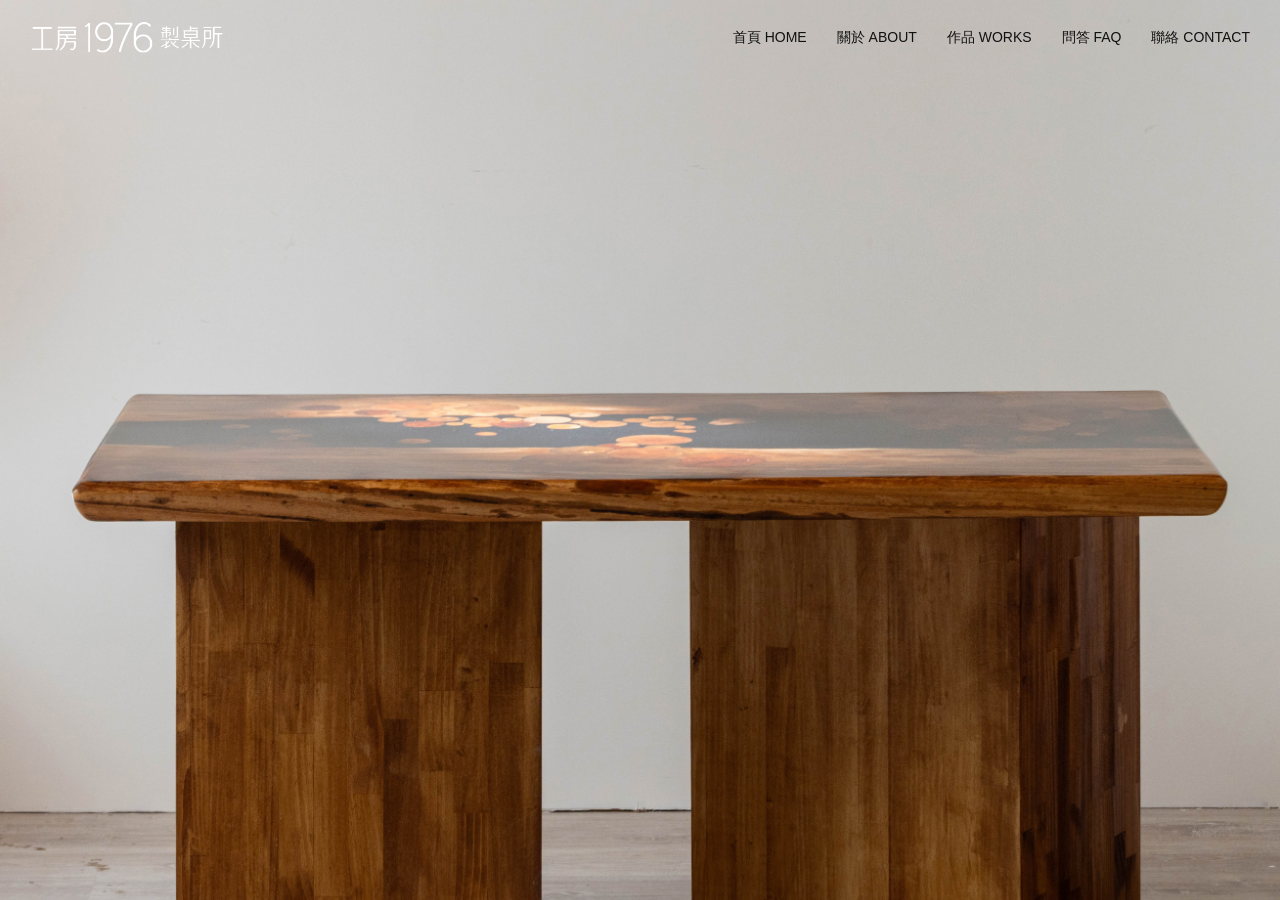
<file: index.html>
<!DOCTYPE html>
<html lang="zh-Hant">

<head>
    <meta charset="UTF-8">
    <meta name="viewport" content="width=device-width, initial-scale=1.0">

    <title>工房1976製桌所</title>

    <link rel="stylesheet" href="css/style.css">
</head>

<body>

<header class="site-header">

    <a href="index.html" class="logo">
        <img
            src="assets/images/logo.png"
            alt="工房1976製桌所"
            class="site-logo"
        >
    </a>

    <nav class="desktop-nav">
        <a href="index.html">首頁 HOME</a>
        <a href="about.html">關於 ABOUT</a>
        <a href="work.html">作品 WORKS</a>
        <a href="faq.html">問答 FAQ</a>
        <a href="contact.html">聯絡 CONTACT</a>
    </nav>

    <button class="menu-button" type="button">
        MENU
    </button>

</header>

<!-- 手機選單：只保留一層 -->
<div class="mobile-menu">
    <a href="index.html">首頁 HOME</a>
    <a href="about.html">關於 ABOUT</a>
    <a href="work.html">作品 WORKS</a>
    <a href="faq.html">問答 FAQ</a>
    <a href="contact.html">聯絡 CONTACT</a>
</div>

<!-- 首頁輪播：放在手機選單外面 -->
<main>

    <section class="hero">

        <div class="hero-slideshow">

            <img
                class="hero-slide active"
                src="assets/images/home01.jpg"
                alt="工房1976作品照片一"
            >

            <img
                class="hero-slide"
                src="assets/images/home02.jpg"
                alt="工房1976作品照片二"
            >

            <img
                class="hero-slide"
                src="assets/images/home03.jpg"
                alt="工房1976作品照片三"
            >

        </div>

    </section>

</main>

<script src="js/main.js"></script>

</body>
</html>
</file>
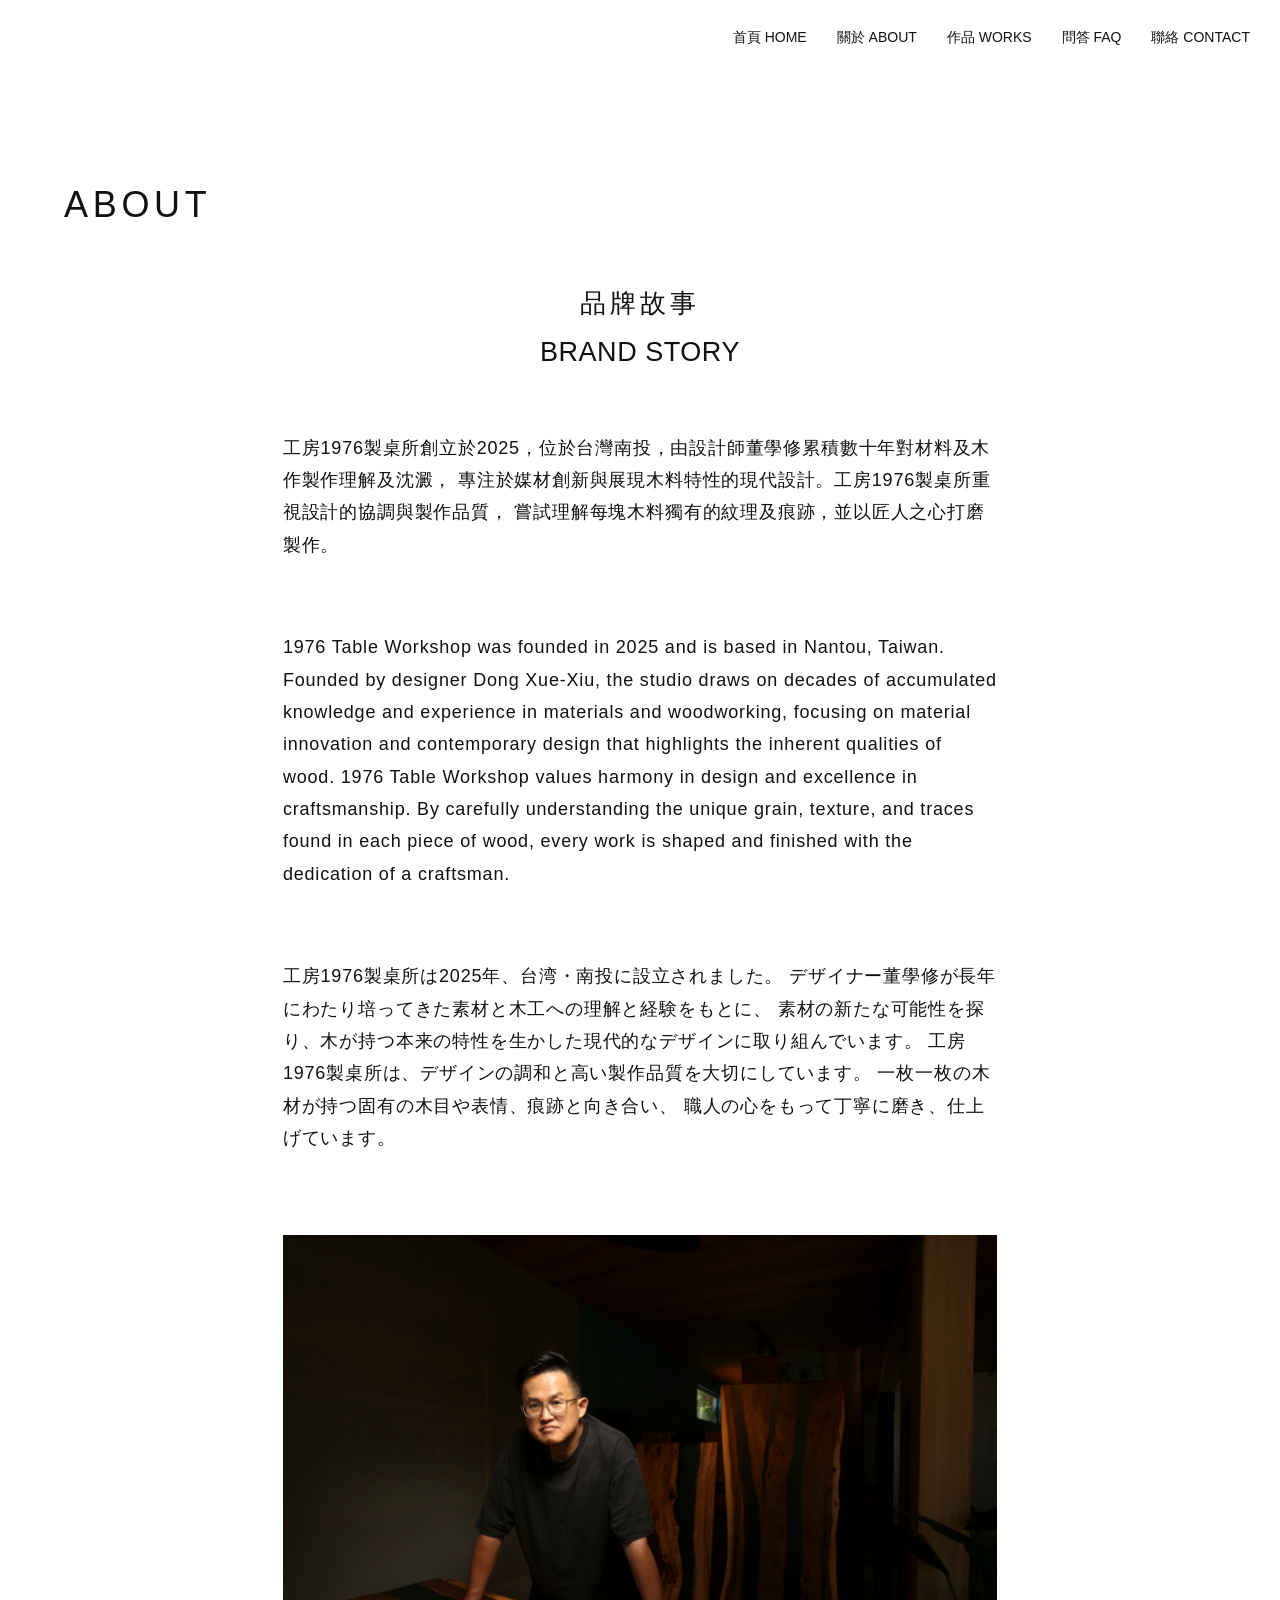
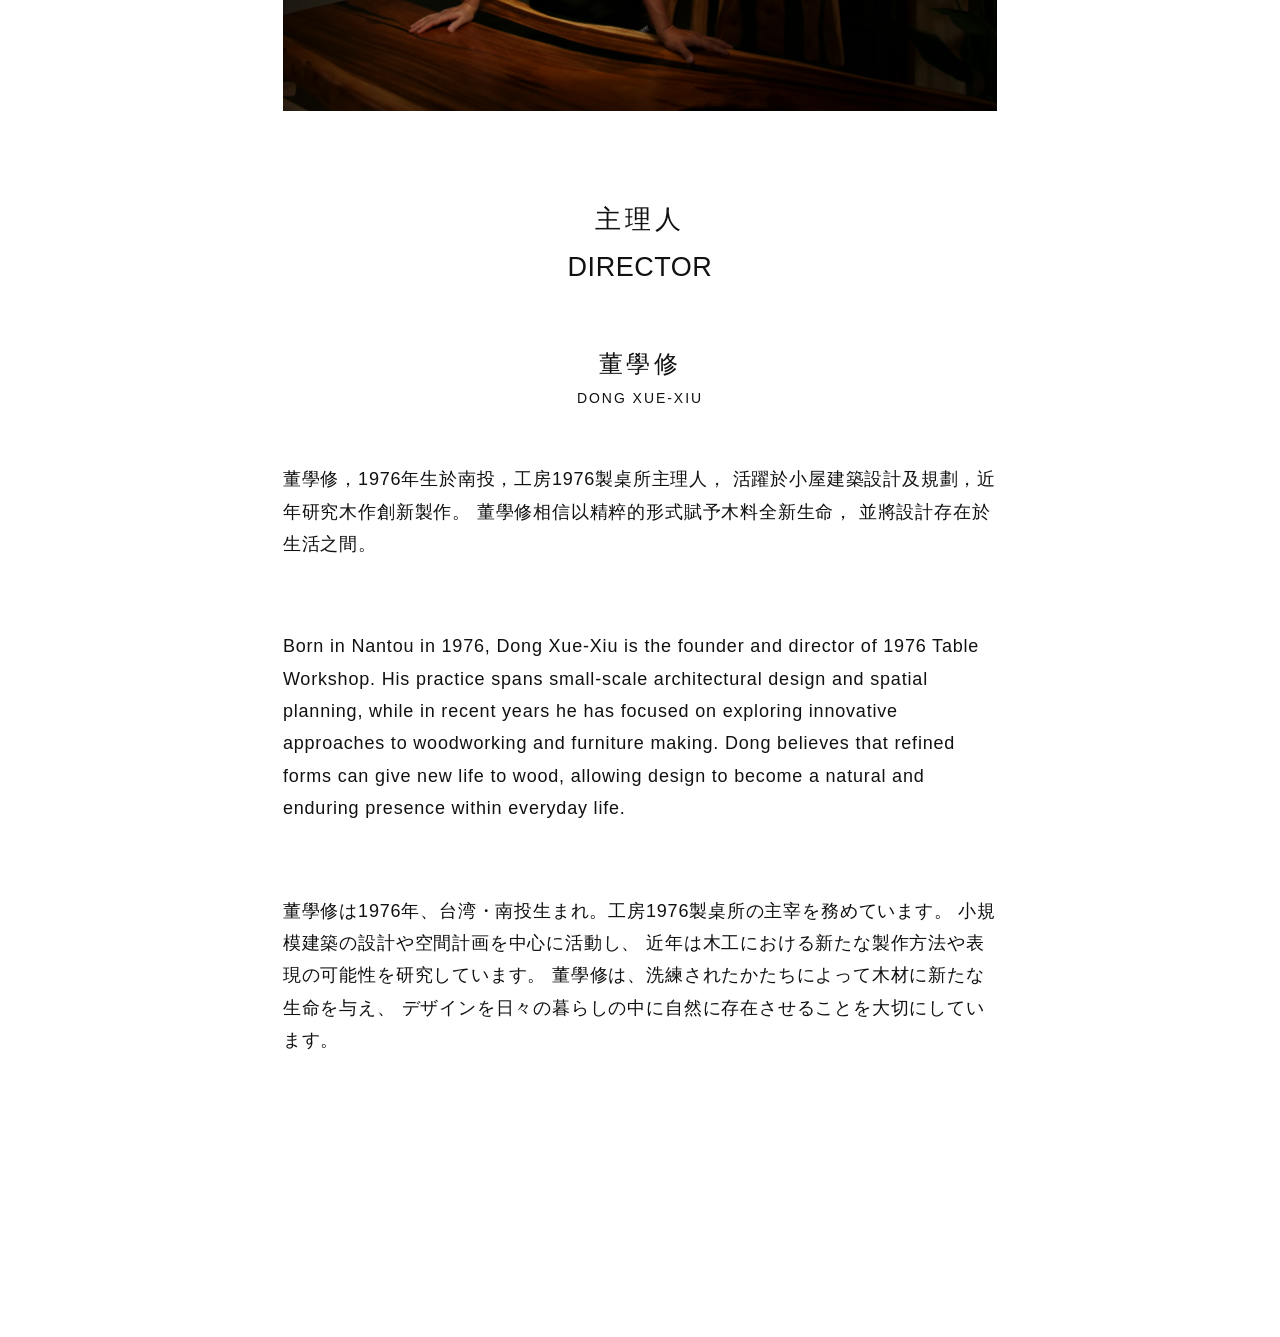
<file: about.html>
<!DOCTYPE html>
<html lang="zh-Hant">

<head>
    <meta charset="UTF-8">
    <meta name="viewport" content="width=device-width, initial-scale=1.0">

    <title>About — 工房1976製桌所</title>

    <link rel="stylesheet" href="css/style.css">
</head>

<body>

<header class="site-header">

    <a href="index.html" class="logo">
        <img
            src="assets/images/logo.png"
            alt="工房1976製桌所"
            class="site-logo"
        >
    </a>

    <nav class="desktop-nav">
    <a href="index.html">首頁 HOME</a>
    <a href="about.html">關於 ABOUT</a>
    <a href="work.html">作品 WORKS</a>
    <a href="faq.html">問答 FAQ</a>
    <a href="contact.html">聯絡 CONTACT</a>
</nav>

    <button class="menu-button">
        MENU
    </button>

</header>


<div class="mobile-menu">
    <a href="index.html">首頁 HOME</a>
    <a href="about.html">關於 ABOUT</a>
    <a href="work.html">作品 WORKS</a>
    <a href="faq.html">問答 FAQ</a>
    <a href="contact.html">聯絡 CONTACT</a>
</div>


<main class="about-page">

    <div class="about-page-label">
        ABOUT
    </div>


    <section class="about-section">

        <div class="about-heading">
            <h1>品牌故事</h1>
            <p>BRAND STORY</p>
        </div>


        <div class="about-text">

            <p class="about-chinese">
                工房1976製桌所創立於2025，位於台灣南投，由設計師董學修累積數十年對材料及木作製作理解及沈澱，
                專注於媒材創新與展現木料特性的現代設計。工房1976製桌所重視設計的協調與製作品質，
                嘗試理解每塊木料獨有的紋理及痕跡，並以匠人之心打磨製作。
            </p>


            <p class="about-english">
                1976 Table Workshop was founded in 2025 and is based in Nantou, Taiwan.
                Founded by designer Dong Xue-Xiu, the studio draws on decades of accumulated
                knowledge and experience in materials and woodworking, focusing on material
                innovation and contemporary design that highlights the inherent qualities of wood.
                1976 Table Workshop values harmony in design and excellence in craftsmanship.
                By carefully understanding the unique grain, texture, and traces found in each piece
                of wood, every work is shaped and finished with the dedication of a craftsman.
            </p>


            <p class="about-japanese">
                工房1976製桌所は2025年、台湾・南投に設立されました。
                デザイナー董學修が長年にわたり培ってきた素材と木工への理解と経験をもとに、
                素材の新たな可能性を探り、木が持つ本来の特性を生かした現代的なデザインに取り組んでいます。
                工房1976製桌所は、デザインの調和と高い製作品質を大切にしています。
                一枚一枚の木材が持つ固有の木目や表情、痕跡と向き合い、
                職人の心をもって丁寧に磨き、仕上げています。
            </p>

        </div>


        <div class="about-image">

            <img
                src="assets/images/about.jpg"
                alt="工房1976製桌所"
            >

        </div>

    </section>


    <section class="about-section director-section">

        <div class="about-heading">

            <h1>主理人</h1>

            <p>DIRECTOR</p>

        </div>


        <div class="director-name">

            <h2>董學修</h2>

            <p>DONG XUE-XIU</p>

        </div>


        <div class="about-text">

            <p class="about-chinese">
                董學修，1976年生於南投，工房1976製桌所主理人，
                活躍於小屋建築設計及規劃，近年研究木作創新製作。
                董學修相信以精粹的形式賦予木料全新生命，
                並將設計存在於生活之間。
            </p>


            <p class="about-english">
                Born in Nantou in 1976, Dong Xue-Xiu is the founder and director of 1976 Table Workshop.
                His practice spans small-scale architectural design and spatial planning,
                while in recent years he has focused on exploring innovative approaches to woodworking
                and furniture making. Dong believes that refined forms can give new life to wood,
                allowing design to become a natural and enduring presence within everyday life.
            </p>


            <p class="about-japanese">
                董學修は1976年、台湾・南投生まれ。工房1976製桌所の主宰を務めています。
                小規模建築の設計や空間計画を中心に活動し、
                近年は木工における新たな製作方法や表現の可能性を研究しています。
                董學修は、洗練されたかたちによって木材に新たな生命を与え、
                デザインを日々の暮らしの中に自然に存在させることを大切にしています。
            </p>

        </div>

    </section>

</main>


<script src="js/main.js"></script>

</body>
</html>
</file>
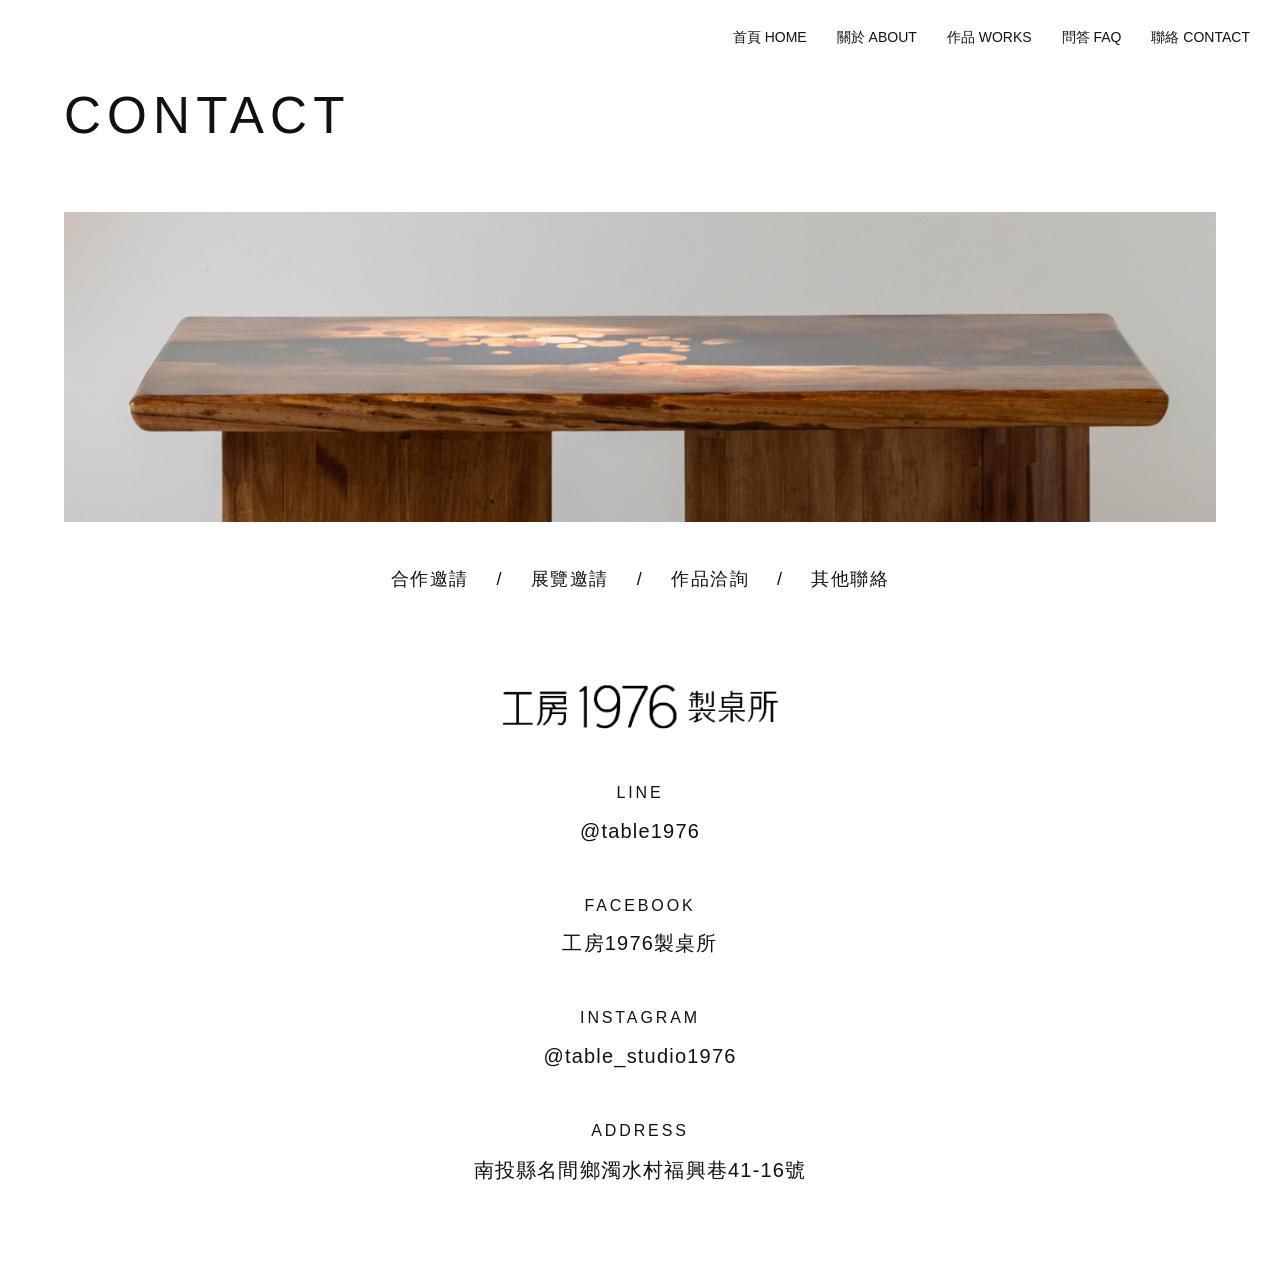
<file: contact.html>
<!DOCTYPE html>
<html lang="zh-Hant">

<head>
    <meta charset="UTF-8">
    <meta name="viewport" content="width=device-width, initial-scale=1.0">

    <title>Contact — 工房1976製桌所</title>

    <link rel="stylesheet" href="css/style.css">
</head>

<body>

<header class="site-header">

    <a href="index.html" class="logo">
        <img
            src="assets/images/logo.png"
            alt="工房1976製桌所"
            class="site-logo"
        >
    </a>

    <nav class="desktop-nav">
        <a href="index.html">首頁 HOME</a>
        <a href="about.html">關於 ABOUT</a>
        <a href="work.html">作品 WORKS</a>
        <a href="faq.html">問答 FAQ</a>
        <a href="contact.html" aria-current="page">聯絡 CONTACT</a>
    </nav>

    <button class="menu-button" type="button">
        MENU
    </button>

</header>

<!-- 手機選單 -->
<div class="mobile-menu">
    <a href="index.html">首頁 HOME</a>
    <a href="about.html">關於 ABOUT</a>
    <a href="work.html">作品 WORKS</a>
    <a href="faq.html">問答 FAQ</a>
    <a href="contact.html" aria-current="page">聯絡 CONTACT</a>
</div>

<main class="contact-page">

    <h1 class="contact-title">
        CONTACT
    </h1>

    <!-- 聯絡頁橫幅 -->
    <section class="contact-hero">
        <img
            src="assets/images/contact.jpg"
            alt="工房1976製桌所"
        >
    </section>

    <!-- 聯絡項目 -->
    <section class="contact-services">

        <span>合作邀請</span>
        <span>/</span>

        <span>展覽邀請</span>
        <span>/</span>

        <span>作品洽詢</span>
        <span>/</span>

        <span>其他聯絡</span>

    </section>

    <!-- 聯絡資訊 -->
    <section class="contact-info">

        <div class="contact-brand">
            <img
                src="assets/images/contact-logo.png"
                alt="工房1976製桌所"
            >
        </div>

        <!-- LINE -->
        <div class="contact-block">

            <p class="contact-label">
                LINE
            </p>

            <a
                href="https://line.me/R/ti/p/%40table1976"
                target="_blank"
                rel="noopener noreferrer"
                aria-label="加入工房1976製桌所 LINE：@table1976"
            >
                @table1976
            </a>

        </div>

        <!-- FACEBOOK -->
        <div class="contact-block">

            <p class="contact-label">
                FACEBOOK
            </p>

            <a
                href="https://www.facebook.com/p/%E5%B7%A5%E6%88%BF1976%E8%A3%BD%E6%A1%8C%E6%89%80-61593578205769/"
                target="_blank"
                rel="noopener noreferrer"
            >
                工房1976製桌所
            </a>

        </div>

        <!-- INSTAGRAM -->
        <div class="contact-block">

            <p class="contact-label">
                INSTAGRAM
            </p>

            <a
                href="https://www.instagram.com/table_studio1976/"
                target="_blank"
                rel="noopener noreferrer"
            >
                @table_studio1976
            </a>

        </div>

        <!-- 地址 -->
        <div class="contact-block">

            <p class="contact-label">
                ADDRESS
            </p>

            <p>
                南投縣名間鄉濁水村福興巷41-16號
            </p>

        </div>

    </section>

</main>

<script src="js/main.js"></script>

</body>
</html>
</file>
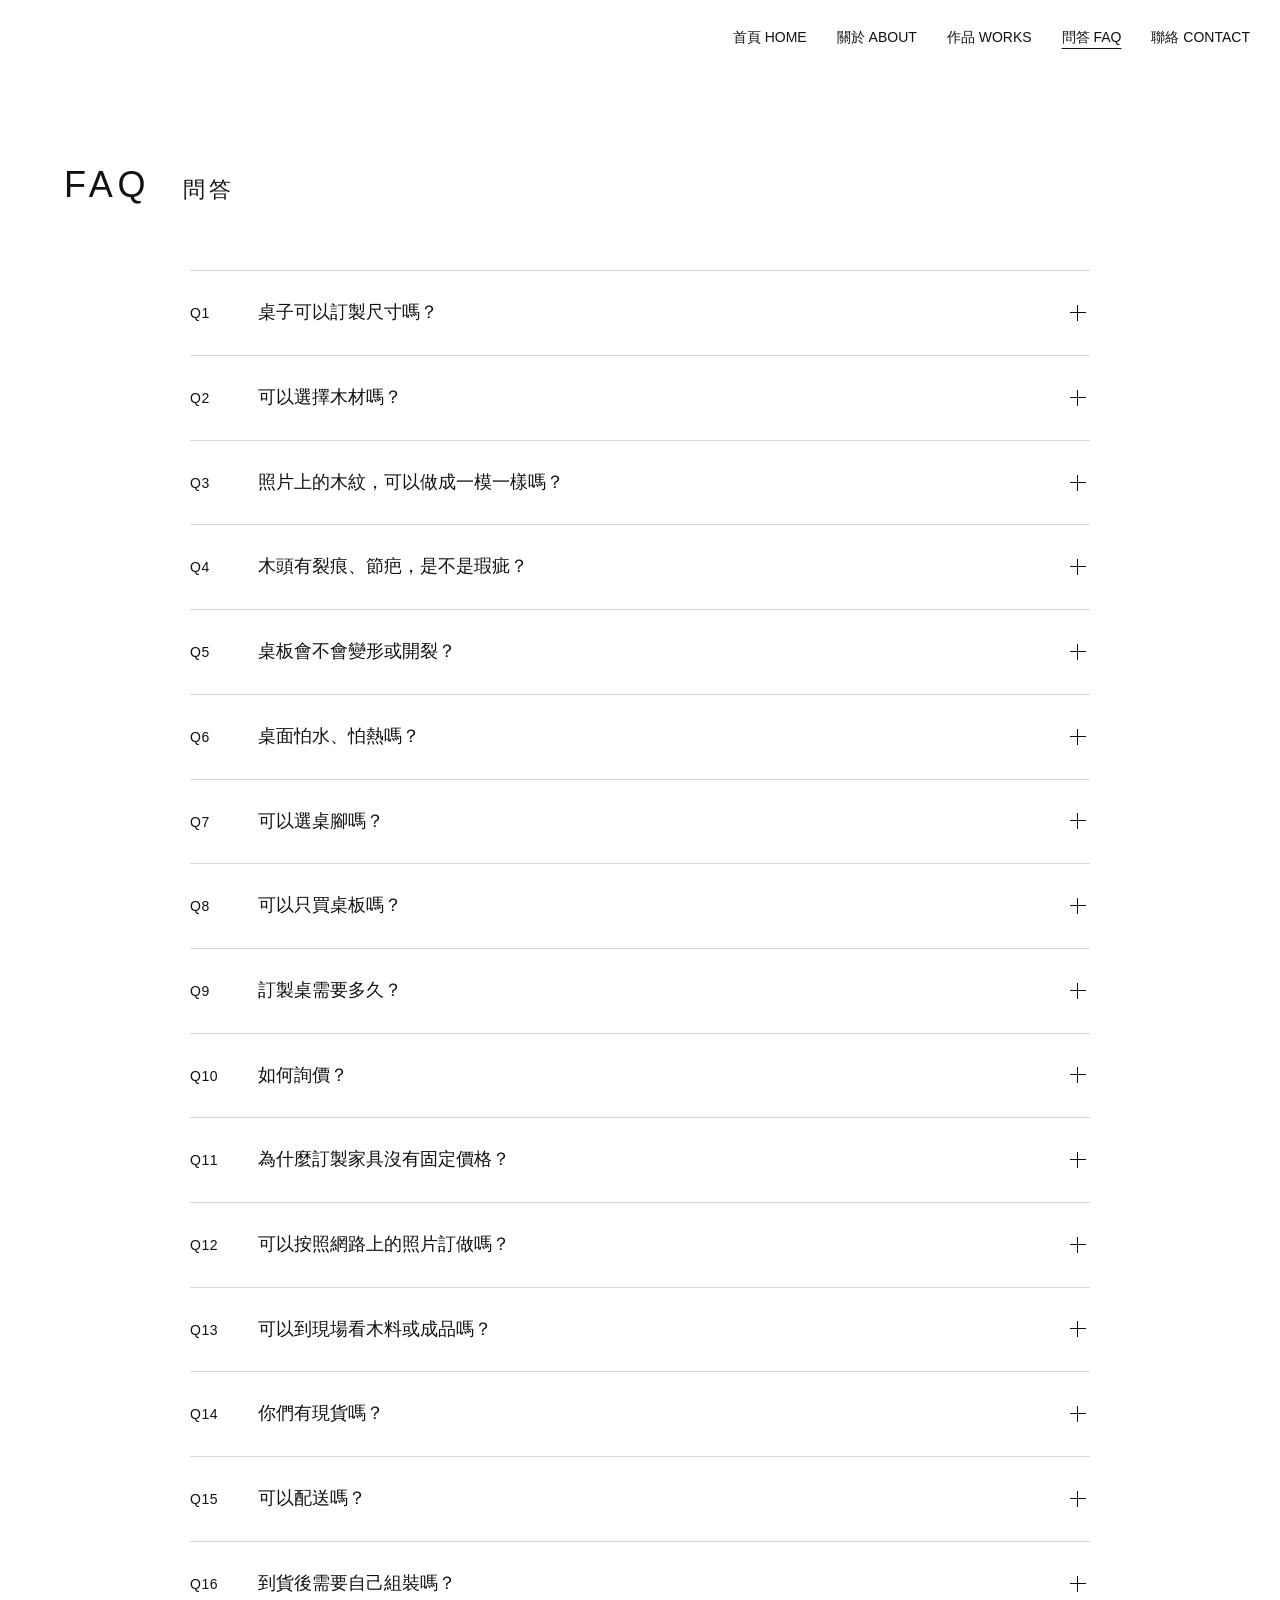
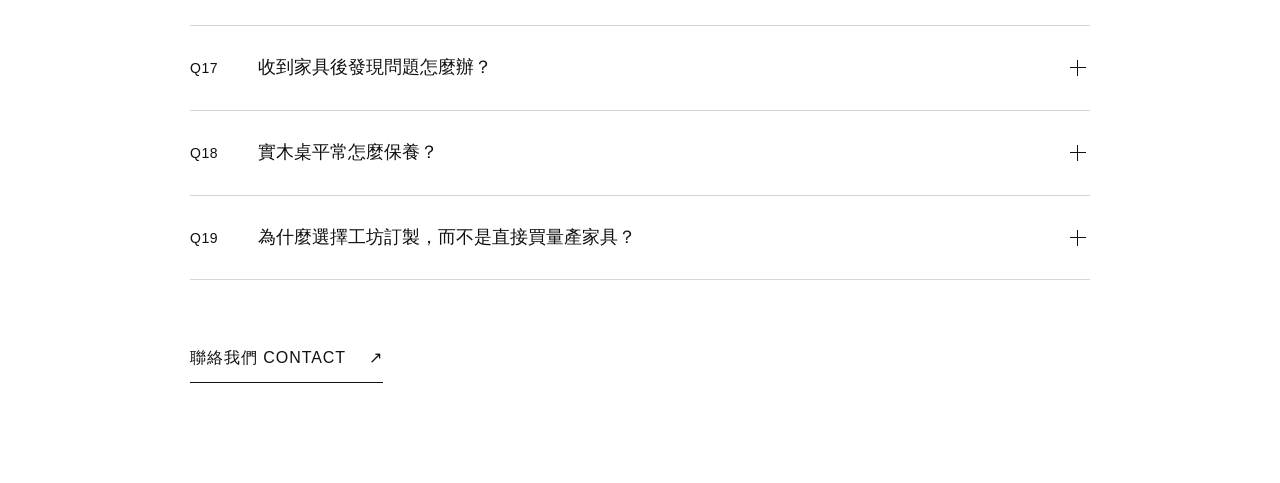
<file: faq.html>
<!DOCTYPE html>
<html lang="zh-Hant">
<head>
    <meta charset="UTF-8">
    <meta name="viewport" content="width=device-width, initial-scale=1.0">

    <title>FAQ 問答 — 工房1976製桌所</title>

    <link rel="stylesheet" href="css/style.css">

    <style>
        /* FAQ 頁面 */

        .faq-body .site-header {
            background: #ffffff;
        }

        .faq-page {
            width: 100%;
            max-width: 1300px;
            margin: 0 auto;
            padding: 160px 5vw 100px;
        }

        .faq-heading {
            margin-bottom: 60px;
        }

        .faq-heading h1 {
            font-size: 36px;
            font-weight: 400;
            letter-spacing: 0.13em;
        }

        .faq-heading h1 span {
            margin-left: 18px;
            font-size: 22px;
        }

        .faq-list {
            max-width: 900px;
            margin: 0 auto;
            border-top: 1px solid #d5d5d5;
        }

        .faq-item {
            border-bottom: 1px solid #d5d5d5;
            scroll-margin-top: 100px;
        }

        .faq-item summary {
            display: grid;
            grid-template-columns: 50px minmax(0, 1fr) 20px;
            gap: 18px;
            align-items: baseline;

            padding: 27px 0;

            font-size: 18px;
            line-height: 1.65;

            list-style: none;
            cursor: pointer;
        }

        .faq-item summary::-webkit-details-marker {
            display: none;
        }

        .faq-item summary:focus-visible {
            outline: 2px solid #111111;
            outline-offset: 4px;
        }

        .faq-number {
            font-size: 14px;
            letter-spacing: 0.04em;
        }

        /* 收合時為加號，展開時為減號 */

        .faq-toggle {
            position: relative;
            align-self: center;

            width: 16px;
            height: 16px;
        }

        .faq-toggle::before,
        .faq-toggle::after {
            content: "";
            position: absolute;
            background: currentColor;
        }

        .faq-toggle::before {
            top: 7px;
            left: 0;
            width: 16px;
            height: 1px;
        }

        .faq-toggle::after {
            top: 0;
            left: 7px;
            width: 1px;
            height: 16px;
        }

        .faq-item[open] .faq-toggle::after {
            display: none;
        }

        .faq-answer {
            padding: 0 38px 30px 68px;

            font-size: 17px;
            line-height: 1.9;
            letter-spacing: 0.025em;

            overflow-wrap: anywhere;
        }

        .faq-answer p + p {
            margin-top: 16px;
        }

        .faq-answer ol {
            margin: 16px 0;
            padding-left: 1.5em;
        }

        .faq-answer li + li {
            margin-top: 4px;
        }

        .faq-contact {
            max-width: 900px;
            margin: 55px auto 0;

            font-size: 16px;
            letter-spacing: 0.06em;
        }

        .faq-contact a {
            display: inline-block;
            padding: 12px 0;
            border-bottom: 1px solid #111111;
        }

        .faq-contact span {
            margin-left: 18px;
        }

        .faq-body [aria-current="page"] {
            text-decoration: underline;
            text-underline-offset: 6px;
        }

        /* 保留原網站黑色圓形游標 */

        @media (hover: hover) and (pointer: fine) {
            .faq-item summary {
                cursor: none !important;
            }
        }

        /* 手機版 */

        @media (max-width: 768px) {
            .faq-page {
                padding: 110px 18px 70px;
            }

            .faq-heading {
                margin-bottom: 38px;
            }

            .faq-heading h1 {
                font-size: 27px;
            }

            .faq-heading h1 span {
                margin-left: 12px;
                font-size: 20px;
            }

            .faq-item summary {
                grid-template-columns: 32px minmax(0, 1fr) 16px;
                gap: 10px;

                padding: 22px 0;
                font-size: 16px;
            }

            .faq-number {
                font-size: 12px;
            }

            .faq-answer {
                padding: 0 0 25px 42px;
                font-size: 15px;
            }
        }
    </style>
</head>

<body class="faq-body">

<header class="site-header">

    <a href="index.html" class="logo">
        <img
            src="assets/images/logo.png"
            alt="工房1976製桌所"
            class="site-logo"
        >
    </a>

    <nav class="desktop-nav">
        <a href="index.html">首頁 HOME</a>
        <a href="about.html">關於 ABOUT</a>
        <a href="work.html">作品 WORKS</a>
        <a href="faq.html" aria-current="page">問答 FAQ</a>
        <a href="contact.html">聯絡 CONTACT</a>
    </nav>

    <button class="menu-button" type="button">
        MENU
    </button>

</header>

<div class="mobile-menu">
    <a href="index.html">首頁 HOME</a>
    <a href="about.html">關於 ABOUT</a>
    <a href="work.html">作品 WORKS</a>
    <a href="faq.html" aria-current="page">問答 FAQ</a>
    <a href="contact.html">聯絡 CONTACT</a>
</div>

<main class="faq-page">

    <header class="faq-heading">
        <h1>FAQ <span>問答</span></h1>
    </header>

    <section class="faq-list" aria-label="常見問題">

        <details class="faq-item" id="q1">
            <summary>
                <span class="faq-number">Q1</span>
                <span>桌子可以訂製尺寸嗎？</span>
                <span class="faq-toggle" aria-hidden="true"></span>
            </summary>

            <div class="faq-answer">
                <p>
                    可以。<br>
                    我們以訂製為主，可以依照您的空間大小、使用需求與喜歡的比例，調整桌子的長、寬、高。
                </p>
                <p>
                    如果不確定什麼尺寸適合，也可以提供空間照片、預計擺放位置及使用人數，我們會協助您評估。
                </p>
            </div>
        </details>

        <details class="faq-item" id="q2">
            <summary>
                <span class="faq-number">Q2</span>
                <span>可以選擇木材嗎？</span>
                <span class="faq-toggle" aria-hidden="true"></span>
            </summary>

            <div class="faq-answer">
                <p>
                    可以。<br>
                    不同木種會有不同的色澤、紋理、硬度與價格，我們會依照目前木料狀況及您的預算提供建議。
                </p>
                <p>
                    天然實木每一塊的木紋、節點與色差都不同，這也是實木家具獨一無二的迷人地之處。
                </p>
            </div>
        </details>

        <details class="faq-item" id="q3">
            <summary>
                <span class="faq-number">Q3</span>
                <span>照片上的木紋，可以做成一模一樣嗎？</span>
                <span class="faq-toggle" aria-hidden="true"></span>
            </summary>

            <div class="faq-answer">
                <p>無法完全一模一樣。</p>
                <p>
                    天然木材不是人工印刷材料，每一塊木頭都有自己的紋理與自然痕跡。
                </p>
                <p>
                    我們可以依照您喜歡的風格協助挑選，但無法複製出完全相同的木紋。
                </p>
            </div>
        </details>

        <details class="faq-item" id="q4">
            <summary>
                <span class="faq-number">Q4</span>
                <span>木頭有裂痕、節疤，是不是瑕疵？</span>
                <span class="faq-toggle" aria-hidden="true"></span>
            </summary>

            <div class="faq-answer">
                <p>不一定。</p>
                <p>
                    實木會保留部分細微裂紋或自然痕跡，這些屬於木材本身的特色。
                </p>
                <p>
                    製作過程中，我們會依照結構安全與美觀進行整理與補強，但不會刻意把天然木材做得如工業製品一樣完全一致。
                </p>
            </div>
        </details>

        <details class="faq-item" id="q5">
            <summary>
                <span class="faq-number">Q5</span>
                <span>桌板會不會變形或開裂？</span>
                <span class="faq-toggle" aria-hidden="true"></span>
            </summary>

            <div class="faq-answer">
                <p>
                    實木具有吸濕與排濕的自然特性，會隨著季節、溫度與環境濕度產生些微伸縮。
                </p>
                <p>
                    我們在製作時會盡可能做好木材乾燥、結構設計與施工處理，但實木仍可能因使用環境產生些微伸縮、細裂或自然變化。
                </p>
                <p>
                    建議避免長期日曬、冷氣出風口直吹、過度潮濕或極端乾燥的環境。
                </p>
            </div>
        </details>

        <details class="faq-item" id="q6">
            <summary>
                <span class="faq-number">Q6</span>
                <span>桌面怕水、怕熱嗎？</span>
                <span class="faq-toggle" aria-hidden="true"></span>
            </summary>

            <div class="faq-answer">
                <p>日常使用沒有問題，但仍建議正常保養。</p>
                <p>
                    飲料、水漬請盡量及時擦乾；熱鍋、熱水壺或高溫器皿建議使用隔熱墊，不要直接長時間放置於桌面。
                </p>
                <p>
                    正確使用與保養，可以讓實木桌陪伴您更久。
                </p>
            </div>
        </details>

        <details class="faq-item" id="q7">
            <summary>
                <span class="faq-number">Q7</span>
                <span>可以選桌腳嗎？</span>
                <span class="faq-toggle" aria-hidden="true"></span>
            </summary>

            <div class="faq-answer">
                <p>可以。</p>
                <p>
                    可依桌板尺寸、使用方式及整體風格討論桌腳材質與形式，例如：
                </p>
                <p>
                    木製桌腳、鐵件桌腳、簡約直腳、斜腳或其他適合的結構形式。
                </p>
                <p>
                    我們也會考量桌子的穩定度與受力，綜合考慮最佳造型。
                </p>
            </div>
        </details>

        <details class="faq-item" id="q8">
            <summary>
                <span class="faq-number">Q8</span>
                <span>可以只買桌板嗎？</span>
                <span class="faq-toggle" aria-hidden="true"></span>
            </summary>

            <div class="faq-answer">
                <p>可以依實際需求詢問。</p>
                <p>
                    如果您已有桌腳，建議先提供桌腳尺寸、鎖點及照片，我們會協助確認桌板是否適合搭配。
                </p>
            </div>
        </details>

        <details class="faq-item" id="q9">
            <summary>
                <span class="faq-number">Q9</span>
                <span>訂製桌需要多久？</span>
                <span class="faq-toggle" aria-hidden="true"></span>
            </summary>

            <div class="faq-answer">
                <p>
                    製作時間會依木料、尺寸、設計內容以及目前訂單排程而不同。
                </p>
                <p>
                    訂製家具不是大量庫存商品，每一件都需要經過選料、裁切、整平、研磨、組裝及表面處理。
                </p>
                <p>
                    確認訂單時，我們會告知預估製作時間。
                </p>
            </div>
        </details>

        <details class="faq-item" id="q10">
            <summary>
                <span class="faq-number">Q10</span>
                <span>如何詢價？</span>
                <span class="faq-toggle" aria-hidden="true"></span>
            </summary>

            <div class="faq-answer">
                <p>您可以提供以下資料：</p>

                <ol>
                    <li>想要的桌子尺寸</li>
                    <li>用途，例如餐桌、工作桌、書桌、會議桌</li>
                    <li>喜歡的木色或木種</li>
                    <li>喜歡的桌型參考照片</li>
                    <li>預算範圍</li>
                    <li>配送地區</li>
                </ol>

                <p>
                    資料越完整，我們越能快速提供適合您的建議與報價。
                </p>
            </div>
        </details>

        <details class="faq-item" id="q11">
            <summary>
                <span class="faq-number">Q11</span>
                <span>為什麼訂製家具沒有固定價格？</span>
                <span class="faq-toggle" aria-hidden="true"></span>
            </summary>

            <div class="faq-answer">
                <p>
                    因為價格會受到木種、桌板尺寸、厚度、木料等級、桌腳形式、加工方式與表面處理等因素影響。
                </p>
                <p>
                    即使看起來尺寸相近的兩張桌子，也可能因木料與製作方式不同而有價格差異。
                </p>
                <p>
                    我們希望先了解您的需求，再提供適合的製作方案，而不是單純用最低價格決定一張桌子。
                </p>
            </div>
        </details>

        <details class="faq-item" id="q12">
            <summary>
                <span class="faq-number">Q12</span>
                <span>可以按照網路上的照片訂做嗎？</span>
                <span class="faq-toggle" aria-hidden="true"></span>
            </summary>

            <div class="faq-answer">
                <p>可以提供照片作為「風格與需求參考」。</p>
                <p>
                    我們可以依照您喜歡的比例、線條、材質與使用需求，重新規劃適合的設計，但不以完全複製其他品牌作品為製作方式。
                </p>
            </div>
        </details>

        <details class="faq-item" id="q13">
            <summary>
                <span class="faq-number">Q13</span>
                <span>可以到現場看木料或成品嗎？</span>
                <span class="faq-toggle" aria-hidden="true"></span>
            </summary>

            <div class="faq-answer">
                <p>可以預約洽詢。</p>
                <p>
                    因為工坊主要以製作工作為主，建議來訪前先聯絡確認時間。
                </p>
            </div>
        </details>

        <details class="faq-item" id="q14">
            <summary>
                <span class="faq-number">Q14</span>
                <span>你們有現貨嗎？</span>
                <span class="faq-toggle" aria-hidden="true"></span>
            </summary>

            <div class="faq-answer">
                <p>
                    部分時候會有現成作品或已完成的桌板，但主要仍以訂製為主。
                </p>
                <p>
                    如果希望較快交貨，可以先詢問目前工坊是否有適合的現貨。
                </p>
            </div>
        </details>

        <details class="faq-item" id="q15">
            <summary>
                <span class="faq-number">Q15</span>
                <span>可以配送嗎？</span>
                <span class="faq-toggle" aria-hidden="true"></span>
            </summary>

            <div class="faq-answer">
                <p>可以。</p>
                <p>
                    配送方式與費用會依家具尺寸、樓層、電梯條件及配送地區而不同。
                </p>
                <p>大型桌子下單前，建議先確認：</p>
                <p>
                    大門寬度、樓梯尺寸、電梯尺寸以及家具搬運動線。
                </p>
            </div>
        </details>

        <details class="faq-item" id="q16">
            <summary>
                <span class="faq-number">Q16</span>
                <span>到貨後需要自己組裝嗎？</span>
                <span class="faq-toggle" aria-hidden="true"></span>
            </summary>

            <div class="faq-answer">
                <p>會依桌型及配送方式而定。</p>
                <p>
                    部分大型桌子會採桌板與桌腳分開運送，到現場再進行組裝，以降低搬運過程碰撞的風險。
                </p>
            </div>
        </details>

        <details class="faq-item" id="q17">
            <summary>
                <span class="faq-number">Q17</span>
                <span>收到家具後發現問題怎麼辦？</span>
                <span class="faq-toggle" aria-hidden="true"></span>
            </summary>

            <div class="faq-answer">
                <p>收到商品後，建議先檢查外觀與結構。</p>
                <p>
                    如果有運送碰撞、結構異常或其他問題，請盡快拍照或錄影與我們聯絡，我們會依實際情況協助處理。
                </p>
                <p>
                    天然木紋、節點、色差及正常的實木自然變化，則不屬於商品瑕疵。
                </p>
            </div>
        </details>

        <details class="faq-item" id="q18">
            <summary>
                <span class="faq-number">Q18</span>
                <span>實木桌平常怎麼保養？</span>
                <span class="faq-toggle" aria-hidden="true"></span>
            </summary>

            <div class="faq-answer">
                <p>其實不需要太複雜。</p>
                <p>
                    平常使用柔軟的乾布或微濕布擦拭即可，避免使用強酸、強鹼或刺激性清潔劑。
                </p>
                <p>
                    也建議避免長時間積水、陽光曝曬及高溫物品直接接觸桌面。
                </p>
                <p>
                    使用一段時間後，如果桌面因日常使用產生痕跡，也可以詢問我們後續整理與保養方式。
                </p>
            </div>
        </details>

        <details class="faq-item" id="q19">
            <summary>
                <span class="faq-number">Q19</span>
                <span>為什麼選擇工坊訂製，而不是直接買量產家具？</span>
                <span class="faq-toggle" aria-hidden="true"></span>
            </summary>

            <div class="faq-answer">
                <p>訂製的價值，不只在於「做一張桌子」。</p>
                <p>
                    我們會從您的空間、使用人數、生活方式與喜歡的木頭開始，慢慢決定尺寸、比例、木料與結構。
                </p>
                <p>
                    天然木材不追求每一張都完全一樣，而是讓每一張桌子保有自己的紋理與生命。
                </p>
            </div>
        </details>

    </section>

    <div class="faq-contact">
        <a href="contact.html">
            聯絡我們 CONTACT
            <span aria-hidden="true">↗</span>
        </a>
    </div>

</main>

<script src="js/main.js"></script>

</body>
</html>
</file>
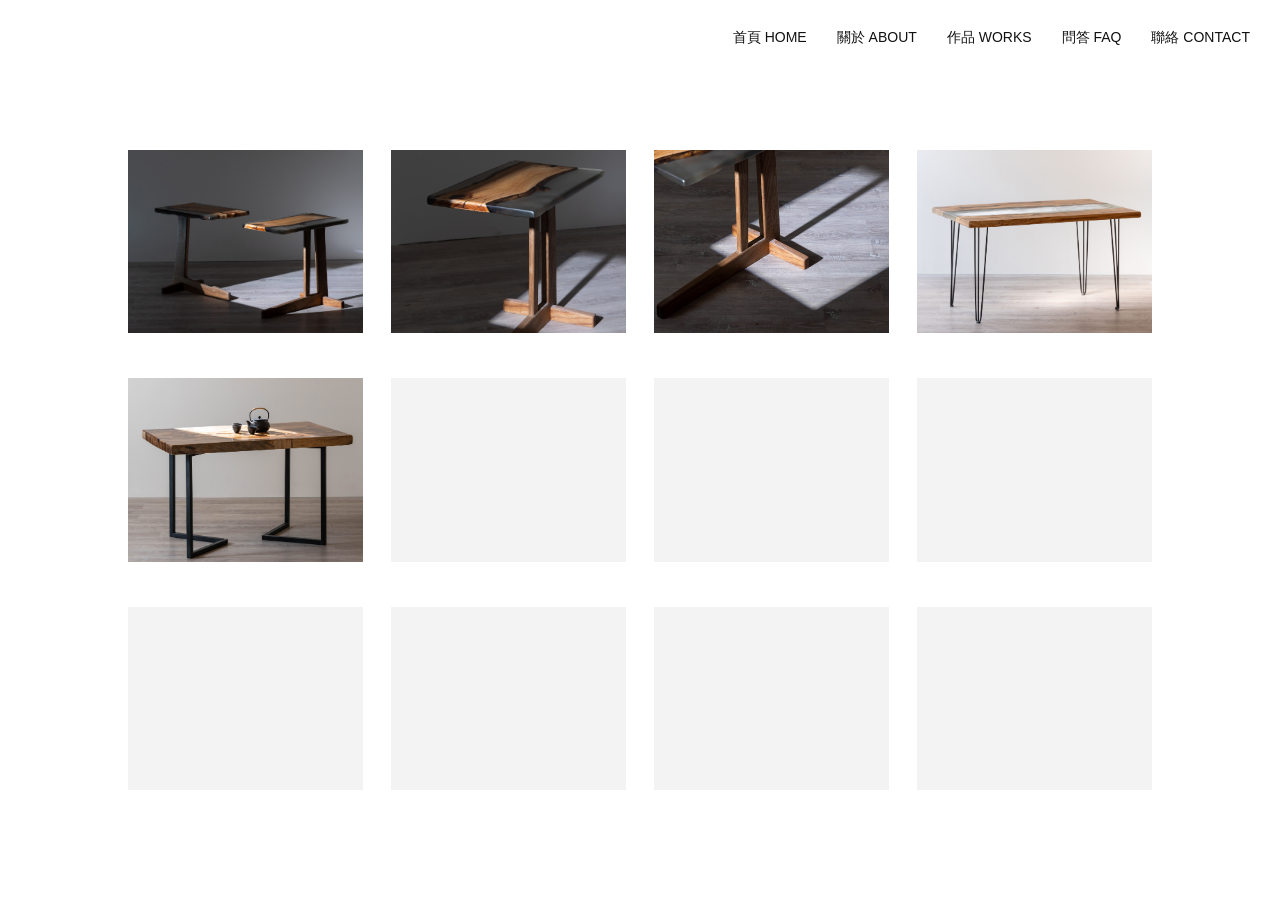
<file: work.html>
<!DOCTYPE html>
<html lang="zh-Hant">

<head>
    <meta charset="UTF-8">
    <meta name="viewport" content="width=device-width, initial-scale=1.0">

    <title>Works — 工房1976製桌所</title>

    <link rel="stylesheet" href="css/style.css">
</head>

<body>

<header class="site-header">

    <a href="index.html" class="logo">
        <img
            src="assets/images/logo.png"
            alt="工房1976製桌所"
            class="site-logo"
        >
    </a>

    <nav class="desktop-nav">
    <a href="index.html">首頁 HOME</a>
    <a href="about.html">關於 ABOUT</a>
    <a href="work.html">作品 WORKS</a>
    <a href="faq.html">問答 FAQ</a>
    <a href="contact.html">聯絡 CONTACT</a>
</nav>

    <button class="menu-button">
        MENU
    </button>

</header>


<div class="mobile-menu">
    <a href="index.html">首頁 HOME</a>
    <a href="about.html">關於 ABOUT</a>
    <a href="work.html">作品 WORKS</a>
    <a href="faq.html">問答 FAQ</a>
    <a href="contact.html">聯絡 CONTACT</a>
</div>


<main class="work-page">

    <section class="work-grid">

        <article class="work-item">
            <div class="work-image">
                <img src="assets/images/work01.jpg" alt="Work 01" loading="lazy" decoding="async">
            </div>
        </article>

        <article class="work-item">
            <div class="work-image">
                <img src="assets/images/work02.jpg" alt="Work 02" loading="lazy" decoding="async">
            </div>
        </article>

        <article class="work-item">
            <div class="work-image">
                <img src="assets/images/work03.jpg" alt="Work 03" loading="lazy" decoding="async">
            </div>
        </article>

        <article class="work-item">
            <div class="work-image">
                <img src="assets/images/work04.jpg" alt="Work 04" loading="lazy" decoding="async">
            </div>
        </article>

        <article class="work-item">
            <div class="work-image">
                <img src="assets/images/work05.jpg" alt="Work 05" loading="lazy" decoding="async">
            </div>
        </article>

        <article class="work-item">
            <div class="work-image">
                <img src="assets/images/work06.jpg" alt="Work 06" loading="lazy" decoding="async">
            </div>
        </article>

        <article class="work-item">
            <div class="work-image">
                <img src="assets/images/work07.jpg" alt="Work 07" loading="lazy" decoding="async">
            </div>
        </article>

        <article class="work-item">
            <div class="work-image">
                <img src="assets/images/work08.jpg" alt="Work 08" loading="lazy" decoding="async">
            </div>
        </article>

        <article class="work-item">
            <div class="work-image">
                <img src="assets/images/work09.jpg" alt="Work 09" loading="lazy" decoding="async">
            </div>
        </article>

        <article class="work-item">
            <div class="work-image">
                <img src="assets/images/work10.jpg" alt="Work 10" loading="lazy" decoding="async">
            </div>
        </article>

        <article class="work-item">
            <div class="work-image">
                <img src="assets/images/work11.jpg" alt="Work 11" loading="lazy" decoding="async">
            </div>
        </article>

        <article class="work-item">
            <div class="work-image">
                <img src="assets/images/work12.jpg" alt="Work 12" loading="lazy" decoding="async">
            </div>
        </article>

    </section>

</main>


<script src="js/main.js"></script>

</body>
</html>
</file>
<file: css/style.css>
/* ========================
   BASIC
======================== */

* {
    margin: 0;
    padding: 0;
    box-sizing: border-box;
}

html {
    scroll-behavior: smooth;
}

body {
    font-family:
        Arial,
        "PingFang TC",
        "Hiragino Sans",
        sans-serif;

    background: #ffffff;
    color: #111111;

    font-size: 14px;
    line-height: 1.4;
}

a {
    color: inherit;
    text-decoration: none;
}

img {
    display: block;
    width: 100%;
}


/* ========================
   CUSTOM CURSOR
======================== */

@media (hover: hover) and (pointer: fine) {

    html,
    body,
    a,
    button,
    img,
    input,
    textarea,
    select,
    label {
        cursor: none !important;
    }

    .custom-cursor {
        position: fixed;

        top: 0;
        left: 0;

        width: 14px;
        height: 14px;

        background: #000000;

        border-radius: 50%;

        pointer-events: none;

        z-index: 999999;

        transform: translate(-50%, -50%);

        opacity: 0;

        will-change: left, top;
    }

    .custom-cursor.visible {
        opacity: 1;
    }

}


/* ========================
   HEADER
======================== */

.site-header {
    position: fixed;

    top: 0;
    left: 0;

    width: 100%;

    display: flex;
    justify-content: space-between;
    align-items: center;

    padding: 20px 30px;

    z-index: 1000;
}


/* ========================
   LOGO
======================== */

.logo {
    display: block;
}

.site-logo {
    width: auto;
    height: 35px;

    object-fit: contain;
}


/* ========================
   DESKTOP NAV
======================== */

.desktop-nav {
    display: flex;
    gap: 30px;
}

.desktop-nav a {
    transition: opacity 0.3s;
}

.desktop-nav a:hover {
    opacity: 0.4;
}


/* ========================
   MOBILE BUTTON
======================== */

.menu-button {
    display: none;

    border: none;
    background: transparent;

    font: inherit;
    color: inherit;
}


/* ========================
   MOBILE MENU
======================== */

.mobile-menu {
    display: none;

    position: fixed;

    inset: 0;

    background: #ffffff;

    z-index: 900;

    padding: 100px 20px 20px;

    flex-direction: column;

    gap: 15px;

    font-size: 32px;
}

.mobile-menu.active {
    display: flex;
}


/* ========================
   HOME
======================== */

.hero {
    position: relative;

    width: 100%;
    height: 100vh;

    overflow: hidden;

    background: #111111;
}

.hero-slideshow {
    position: absolute;

    inset: 0;

    width: 100%;
    height: 100%;
}

.hero-slide {
    position: absolute;

    inset: 0;

    width: 100%;
    height: 100%;

    object-fit: cover;

    opacity: 0;

    transition: opacity 1.2s ease;
}

.hero-slide.active {
    opacity: 1;
}


/* ========================
   ABOUT
======================== */

.about-page {
    width: 100%;

    padding: 180px 5vw 120px;
}

.about-page-label {
    width: 100%;

    max-width: 1200px;

    margin: 0 auto 55px;

    font-size: 36px;

    font-weight: 400;

    letter-spacing: 0.13em;
}

.about-section {
    width: 62%;

    max-width: 980px;

    margin: 0 auto 160px;
}

.about-section:first-of-type {
    margin-bottom: 80px;
}

.about-heading {
    text-align: center;

    margin-bottom: 60px;
}

.about-heading h1 {
    font-size: 26px;

    font-weight: 400;

    letter-spacing: 0.16em;

    margin-bottom: 12px;
}

.about-heading p {
    font-size: 27px;

    font-weight: 400;

    letter-spacing: 0.02em;
}

.about-text {
    width: 100%;
}

.about-chinese {
    width: 100%;

    font-size: 18px;

    line-height: 1.8;

    letter-spacing: 0.045em;

    margin-bottom: 70px;
}

.about-english {
    width: 100%;

    font-size: 18px;

    line-height: 1.8;

    letter-spacing: 0.045em;

    margin-bottom: 70px;
}

.about-japanese {
    width: 100%;

    font-size: 18px;

    line-height: 1.8;

    letter-spacing: 0.045em;
}

.about-image {
    width: 100%;

    margin-top: 80px;
}

.about-image img {
    width: 100%;
    height: auto;

    object-fit: cover;
}

.director-section {
    padding-top: 10px;
}

.director-name {
    text-align: center;

    margin-bottom: 55px;
}

.director-name h2 {
    font-size: 24px;

    font-weight: 400;

    letter-spacing: 0.15em;

    margin-bottom: 8px;
}

.director-name p {
    font-size: 14px;

    letter-spacing: 0.14em;
}


/* ========================
   WORKS
======================== */

.work-page {
    width: 100%;

    padding:
        150px
        10vw
        120px;
}

.work-grid {
    display: grid;

    grid-template-columns:
        repeat(4, minmax(0, 1fr));

    column-gap: 28px;
    row-gap: 45px;
}

.work-item {
    width: 100%;
}

.work-image {
    width: 100%;

    aspect-ratio: 1 / 0.78;

    overflow: hidden;

    background: #f3f3f3;
}

.work-image img {
    width: 100%;
    height: 100%;

    object-fit: cover;

    /* 不做任何動畫 */
    transition: none;
    transform: none;
    opacity: 1;
}


/* ========================
   CONTACT
======================== */

.contact-page {
    min-height: 100vh;

    padding:
        80px
        5vw
        80px;
}

.contact-title {
    font-size: clamp(36px, 4vw, 64px);

    font-weight: 400;

    letter-spacing: 0.12em;

    margin-bottom: 60px;
}

.contact-hero {
    width: 100%;

    margin-bottom: 45px;
}

.contact-hero img {
    width: 100%;

    height: 310px;

    object-fit: cover;
}

.contact-services {
    display: flex;

    justify-content: center;
    align-items: center;

    flex-wrap: wrap;

    gap: 28px;

    font-size: 18px;

    letter-spacing: 0.08em;

    margin-bottom: 90px;
}

.contact-info {
    display: flex;

    flex-direction: column;

    align-items: center;

    text-align: center;

    gap: 50px;
}

.contact-brand {
    display: flex;

    justify-content: center;

    width: 100%;
}

.contact-brand img {
    width: auto;

    max-width: 280px;
    max-height: 110px;

    object-fit: contain;
}

.contact-label {
    font-size: 16px;

    letter-spacing: 0.18em;

    margin-bottom: 12px;
}

.contact-block a {
    font-size: 20px;

    letter-spacing: 0.06em;

    transition: opacity 0.3s;
}

.contact-block a:hover {
    opacity: 0.4;
}

.contact-block > p:not(.contact-label) {
    font-size: 20px;

    letter-spacing: 0.06em;

    line-height: 1.6;
}


/* ========================
   TABLET
======================== */

@media (max-width: 1100px) {

    .work-page {
        padding:
            130px
            5vw
            100px;
    }

    .work-grid {
        grid-template-columns:
            repeat(2, minmax(0, 1fr));

        gap: 45px 22px;
    }

}


/* ========================
   MOBILE
======================== */

@media (max-width: 768px) {

    .site-header {
        padding: 15px 16px;
    }

    .site-logo {
        height: 28px;
    }

    .desktop-nav {
        display: none;
    }

    .menu-button {
        display: block;
    }


    /* ABOUT */

    .about-page {
        padding:
            100px
            18px
            70px;
    }

    .about-page-label {
        margin-bottom: 60px;

        font-size: 27px;
    }

    .about-section {
        width: 100%;

        max-width: none;

        margin-bottom: 100px;
    }

    .about-section:first-of-type {
        margin-bottom: 50px;
    }

    .about-heading {
        margin-bottom: 45px;
    }

    .about-heading h1 {
        font-size: 22px;

        margin-bottom: 10px;
    }

    .about-heading p {
        font-size: 22px;
    }

    .about-chinese {
        font-size: 15px;

        line-height: 1.8;

        margin-bottom: 50px;
    }

    .about-english {
        font-size: 15px;

        line-height: 1.8;

        margin-bottom: 50px;
    }

    .about-japanese {
        font-size: 15px;

        line-height: 1.8;
    }

    .about-image {
        margin-top: 55px;
    }

    .director-name {
        margin-bottom: 40px;
    }

    .director-name h2 {
        font-size: 21px;
    }

    .director-name p {
        font-size: 12px;
    }


    /* WORKS */

    .work-page {
        padding:
            100px
            16px
            70px;
    }

    .work-grid {
        grid-template-columns: 1fr;

        row-gap: 45px;
    }


    /* CONTACT */

    .contact-page {
        padding:
            90px
            16px
            50px;
    }

    .contact-title {
        font-size: 34px;

        margin-bottom: 35px;
    }

    .contact-hero {
        margin-bottom: 30px;
    }

    .contact-hero img {
        height: 220px;
    }

    .contact-services {
        gap: 12px;

        font-size: 14px;

        margin-bottom: 65px;
    }

    .contact-info {
        gap: 40px;
    }

    .contact-brand img {
        max-width: 210px;
        max-height: 90px;
    }

    .contact-label {
        font-size: 14px;

        margin-bottom: 10px;
    }

    .contact-block a {
        font-size: 17px;
    }

    .contact-block > p:not(.contact-label) {
        font-size: 17px;

        line-height: 1.6;
    }

}/* 五個選單項目的響應式調整 */

.desktop-nav a {
    white-space: nowrap;
}

.mobile-menu {
    overflow-y: auto;
}

@media (min-width: 901px) and (max-width: 1100px) {
    .desktop-nav {
        gap: 18px;
    }
}

@media (max-width: 900px) {
    .desktop-nav {
        display: none;
    }

    .menu-button {
        display: block;
    }
}
</file>
